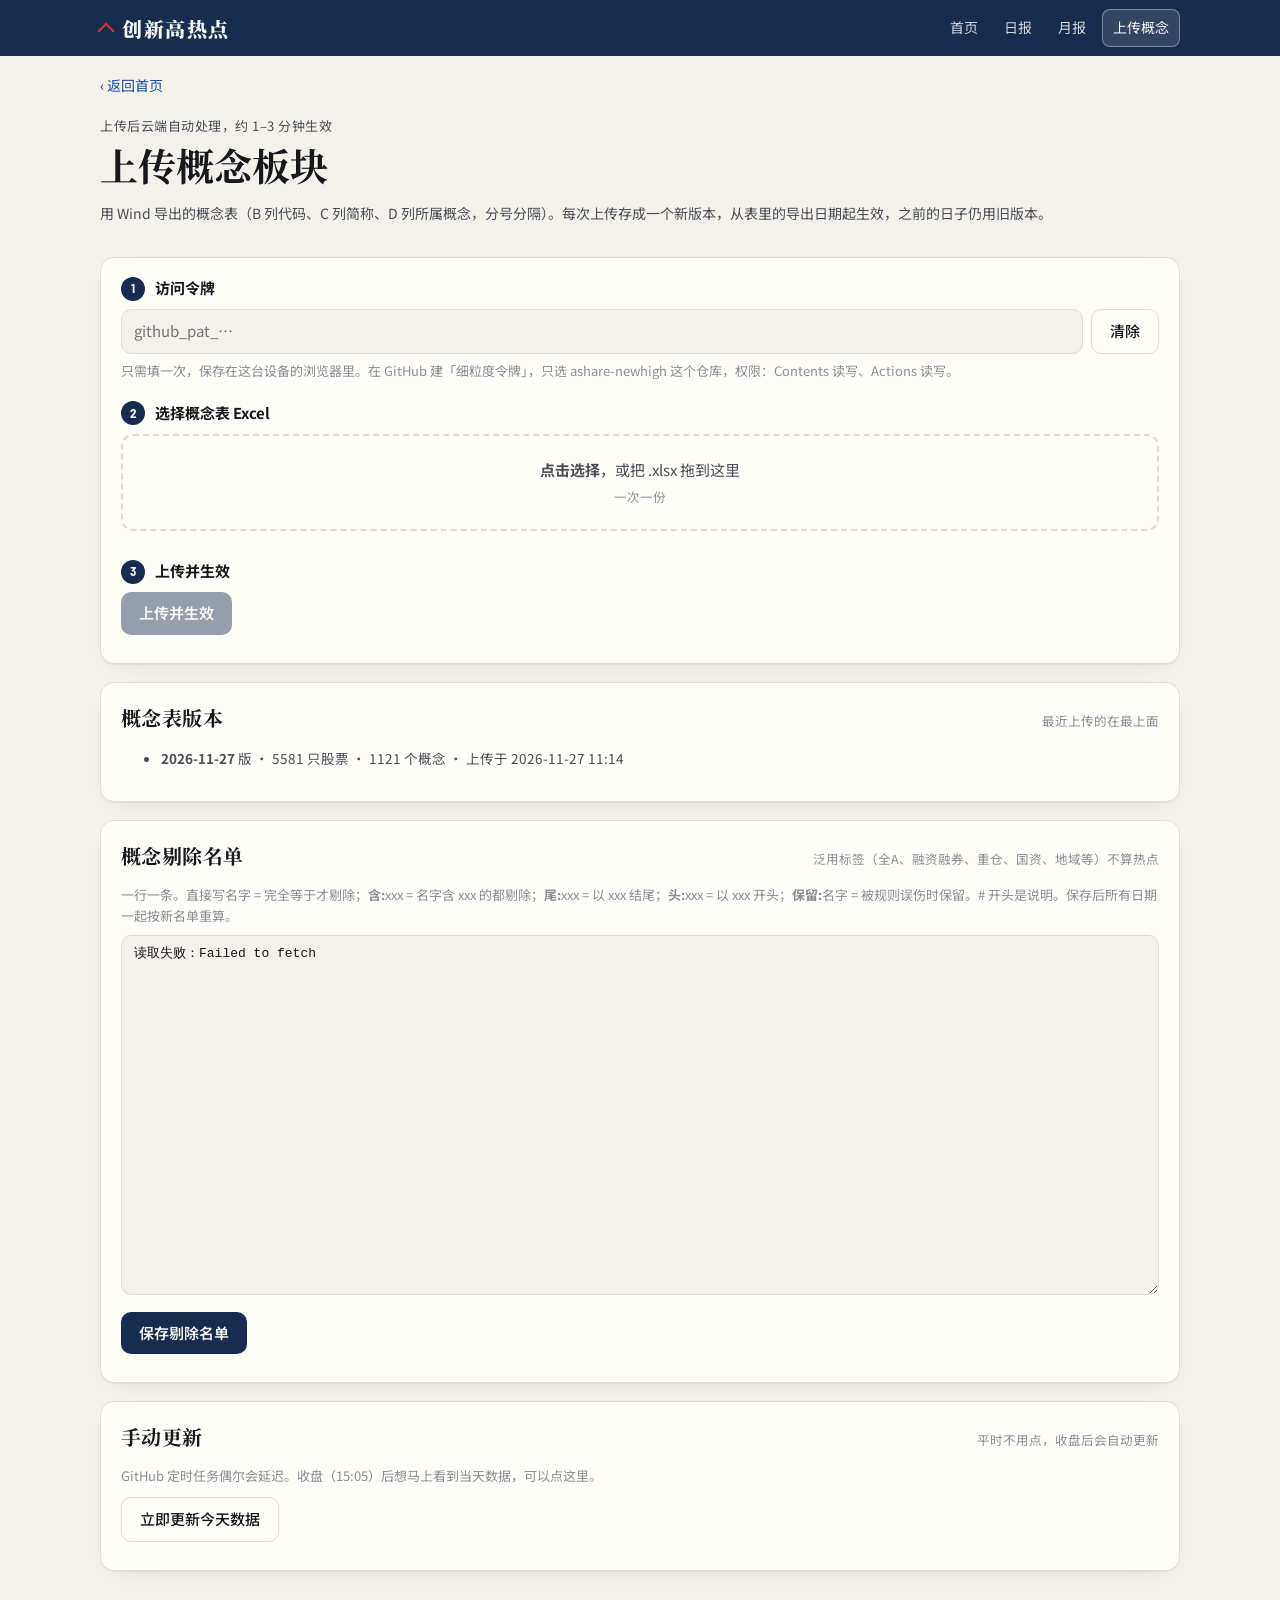
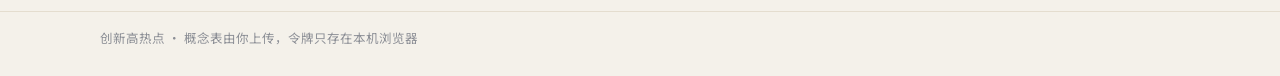
<file: web/upload.html>
<!doctype html>
<html lang="zh-CN">
<head>
<meta charset="utf-8">
<meta name="viewport" content="width=device-width, initial-scale=1, viewport-fit=cover">
<title>上传概念 · 创新高热点</title>
<meta name="description" content="上传每只股票对应的概念板块表、编辑概念剔除名单">
<meta name="theme-color" content="#182c4f">
<link rel="preconnect" href="https://fonts.googleapis.com">
<link rel="preconnect" href="https://fonts.gstatic.com" crossorigin>
<link rel="stylesheet" href="https://fonts.googleapis.com/css2?family=Barlow+Semi+Condensed:wght@500;600;700&family=Noto+Sans+SC:wght@400;500;700&family=Noto+Serif+SC:wght@700;900&display=swap">
<link rel="stylesheet" href="assets/app.css?v=3">
<link rel="icon" href="data:image/svg+xml,%3Csvg xmlns='http://www.w3.org/2000/svg' viewBox='0 0 32 32'%3E%3Crect width='32' height='32' rx='8' fill='%23182c4f'/%3E%3Cpath d='M8 22l6-7 4 4 7-9M19 10h6v6' stroke='%23ff6b5e' stroke-width='3' fill='none' stroke-linecap='round' stroke-linejoin='round'/%3E%3C/svg%3E">
</head>
<body>
<header class="mast"><div class="mast-in">
  <a class="brand" href="index.html"><span class="mark" aria-hidden="true"></span>创新高热点</a>
  <nav class="mast-nav"><a href="index.html#/">首页</a><a href="index.html#/d/">日报</a><a href="index.html#/m/">月报</a><a class="cta on" href="upload.html">上传概念</a></nav>
</div></header>
<main class="wrap">
<a class="back" href="index.html">返回首页</a>
<section class="chead"><div class="eyebrow">上传后云端自动处理，约 1–3 分钟生效</div><h1>上传概念板块</h1>
<p class="big-sub">用 Wind 导出的概念表（B 列代码、C 列简称、D 列所属概念，分号分隔）。每次上传存成一个新版本，从表里的导出日期起生效，之前的日子仍用旧版本。</p></section>

<section class="card"><ol class="steps">
  <li><div class="st-h"><span class="st-n">1</span>访问令牌</div>
    <div class="tokrow"><input id="tok" type="password" autocomplete="off" placeholder="github_pat_…" aria-label="GitHub 访问令牌"><button class="btn ghost" id="forget" type="button">清除</button></div>
    <p class="hint">只需填一次，保存在这台设备的浏览器里。在 GitHub 建「细粒度令牌」，只选 ashare-newhigh 这个仓库，权限：Contents 读写、Actions 读写。</p></li>
  <li><div class="st-h"><span class="st-n">2</span>选择概念表 Excel</div>
    <div class="drop" id="drop" tabindex="0" role="button" aria-label="选择或拖入 Excel 文件"><input id="file" type="file" accept=".xlsx" hidden>
      <span><b>点击选择</b>，或把 .xlsx 拖到这里</span><small>一次一份</small></div>
    <ul class="files" id="files"></ul></li>
  <li><div class="st-h"><span class="st-n">3</span>上传并生效</div>
    <button class="btn" id="go" type="button" disabled>上传并生效</button>
    <div class="status" id="status" aria-live="polite"></div></li>
</ol></section>

<section class="card"><div class="sec-h"><h2>概念表版本</h2><span class="sec-note">最近上传的在最上面</span></div><ul class="vlog" id="vlog"><li>加载中…</li></ul></section>

<section class="card"><div class="sec-h"><h2>概念剔除名单</h2><span class="sec-note">泛用标签（全A、融资融券、重仓、国资、地域等）不算热点</span></div>
  <p class="hint" style="margin:0 0 8px">一行一条。直接写名字 = 完全等于才剔除；<b>含:</b>xxx = 名字含 xxx 的都剔除；<b>尾:</b>xxx = 以 xxx 结尾；<b>头:</b>xxx = 以 xxx 开头；<b>保留:</b>名字 = 被规则误伤时保留。# 开头是说明。保存后所有日期一起按新名单重算。</p>
  <textarea id="ex" spellcheck="false" aria-label="剔除名单">加载中…</textarea>
  <div class="btnrow"><button class="btn" id="exsave" type="button">保存剔除名单</button><span class="hint" id="excount"></span></div>
  <div class="status" id="exstatus" aria-live="polite"></div></section>

<section class="card"><div class="sec-h"><h2>手动更新</h2><span class="sec-note">平时不用点，收盘后会自动更新</span></div>
  <p class="hint" style="margin:0 0 8px">GitHub 定时任务偶尔会延迟。收盘（15:05）后想马上看到当天数据，可以点这里。</p>
  <div class="btnrow"><button class="btn ghost" id="runnow" type="button">立即更新今天数据</button></div>
  <div class="status" id="runstatus" aria-live="polite"></div></section>
</main>
<footer class="foot"><div class="foot-in"><span>创新高热点 · 概念表由你上传，令牌只存在本机浏览器</span></div></footer>
<script>
(function () {
  const REPO = "wanan99999/ashare-newhigh", API = "https://api.github.com/repos/" + REPO;
  const $ = id => document.getElementById(id); let picked = null, exSha = null;
  const esc = s => String(s).replace(/[&<>"]/g, c => ({ "&": "&amp;", "<": "&lt;", ">": "&gt;", '"': "&quot;" }[c]));
  try { $("tok").value = localStorage.getItem("nh_token") || ""; } catch (e) {}
  $("forget").onclick = () => { try { localStorage.removeItem("nh_token"); } catch (e) {} $("tok").value = ""; };
  const tok = () => { const t = $("tok").value.trim(); if (t) { try { localStorage.setItem("nh_token", t); } catch (e) {} } return t; };
  const b64 = buf => { let s = "", a = new Uint8Array(buf); for (let i = 0; i < a.length; i += 0x8000) s += String.fromCharCode.apply(null, a.subarray(i, i + 0x8000)); return btoa(s); };
  const b64u = str => b64(new TextEncoder().encode(str));
  const unb64 = s => new TextDecoder().decode(Uint8Array.from(atob(s.replace(/\n/g, "")), c => c.charCodeAt(0)));
  async function gh(path, opt = {}) {
    const t = tok(); const h = { Accept: "application/vnd.github+json", ...(opt.headers || {}) }; if (t) h.Authorization = "Bearer " + t;
    const r = await fetch(API + path, { ...opt, headers: h });
    if (!r.ok && r.status !== 404) { let m = ""; try { m = (await r.json()).message; } catch (e) {} throw new Error(r.status + " " + m); }
    return r;
  }
  const say = (el, h, c = "") => { el.className = "status " + c; el.innerHTML = h; };
  async function waitRun(el, t0, okMsg) {
    for (let i = 0; i < 72; i++) {
      await new Promise(r => setTimeout(r, 5000));
      const r = await gh(`/actions/runs?branch=main&per_page=5&created=${encodeURIComponent(">=" + t0)}`); const runs = (await r.json()).workflow_runs || [];
      if (!runs.length) { say(el, "等待云端开始处理……（" + (i + 1) * 5 + " 秒）"); continue; }
      const busy = runs.some(x => x.status !== "completed"), bad = runs.find(x => x.status === "completed" && x.conclusion !== "success" && x.conclusion !== "cancelled");
      if (bad) { say(el, `处理失败：<a href="${bad.html_url}" target="_blank" rel="noopener">查看日志</a>`, "err"); return; }
      if (!busy) { say(el, okMsg, "ok"); loadLog(); return; }
      say(el, "云端正在处理……（" + (i + 1) * 5 + " 秒）");
    }
    say(el, "还在处理，稍后刷新首页看看。");
  }
  // 上传概念表
  const drop = $("drop");
  drop.onclick = () => $("file").click(); drop.onkeydown = e => { if (e.key === "Enter" || e.key === " ") { e.preventDefault(); $("file").click(); } };
  drop.ondragover = e => { e.preventDefault(); drop.classList.add("on"); }; drop.ondragleave = () => drop.classList.remove("on");
  drop.ondrop = e => { e.preventDefault(); drop.classList.remove("on"); pick(e.dataTransfer.files); };
  $("file").onchange = e => pick(e.target.files);
  function pick(fs) {
    picked = [...fs].find(f => /\.xlsx$/i.test(f.name)) || null;
    $("files").innerHTML = picked ? `<li><span>${esc(picked.name)}</span><small>${Math.max(1, Math.round(picked.size / 1024))} KB</small></li>` : '<li class="status err">请选择 .xlsx 文件</li>';
    $("go").disabled = !picked;
  }
  $("go").onclick = async () => {
    const st = $("status"); if (!tok()) { say(st, "请先填写访问令牌", "err"); $("tok").focus(); return; }
    $("go").disabled = true; const t0 = new Date(Date.now() - 60000).toISOString();
    try {
      say(st, "正在上传 " + esc(picked.name) + " ……");
      const stamp = new Date(Date.now() + 8 * 3600e3).toISOString().slice(0, 19).replace(/[-:T]/g, "");
      const path = "/contents/inbox/concepts-" + stamp + ".xlsx";
      await gh(path, { method: "PUT", body: JSON.stringify({ message: "上传概念表 " + picked.name, content: b64(await picked.arrayBuffer()) }) });
      say(st, "上传完成，云端正在解析……");
      await waitRun(st, t0, '已生效！<a href="index.html">回到首页查看</a>（页面可能有约 1 分钟缓存）');
    } catch (e) { say(st, "出错了：" + esc(e.message) + "（检查令牌是否正确、是否有本仓库写权限）", "err"); }
    $("go").disabled = false;
  };
  // 版本记录
  async function loadLog() {
    try {
      const L = await (await fetch("data/concepts/log.json?t=" + Date.now())).json();
      $("vlog").innerHTML = L.slice().reverse().map(x => `<li><b>${x.date}</b> 版 · ${x.n_stocks} 只股票 · ${x.n_concepts} 个概念 · 上传于 ${esc(x.uploaded)}` +
        (x.prev ? `<div class="cl">对比 ${x.prev} 版：新增概念 ${x.n_added} 个${x.n_added ? "（" + esc(x.added.slice(0, 30).join("、")) + (x.n_added > 30 ? "…" : "") + "）" : ""}，删除 ${x.n_removed} 个${x.n_removed ? "（" + esc(x.removed.slice(0, 30).join("、")) + (x.n_removed > 30 ? "…" : "") + "）" : ""}；股票 +${x.stocks_added} / −${x.stocks_removed}</div>` : "") + "</li>").join("") || "<li>还没有上传过</li>";
    } catch (e) { $("vlog").innerHTML = "<li>读取失败</li>"; }
  }
  loadLog();
  // 剔除名单
  function countRules(t) { const n = t.split("\n").filter(l => l.trim() && !l.trim().startsWith("#")).length; $("excount").textContent = n + " 条规则"; }
  async function loadEx() {
    try {
      let txt;
      if (tok()) { const r = await gh("/contents/config/exclude.txt?ref=main"); const j = await r.json(); exSha = j.sha; txt = unb64(j.content); }
      else { txt = await (await fetch("https://raw.githubusercontent.com/" + REPO + "/main/config/exclude.txt?t=" + Date.now())).text(); }
      $("ex").value = txt; countRules(txt);
    } catch (e) { $("ex").value = "读取失败：" + e.message; }
  }
  loadEx();
  $("ex").oninput = () => countRules($("ex").value);
  $("exsave").onclick = async () => {
    const st = $("exstatus"); if (!tok()) { say(st, "请先在上面填写访问令牌", "err"); return; }
    $("exsave").disabled = true; const t0 = new Date(Date.now() - 60000).toISOString();
    try {
      if (!exSha) { const r = await gh("/contents/config/exclude.txt?ref=main"); exSha = (await r.json()).sha; }
      const r = await gh("/contents/config/exclude.txt", { method: "PUT", body: JSON.stringify({ message: "修改概念剔除名单", content: b64u($("ex").value.replace(/\r/g, "")), sha: exSha }) });
      exSha = (await r.json()).content.sha;
      say(st, "已保存，云端正在按新名单重算……");
      await waitRun(st, t0, '已生效！<a href="index.html">回到首页查看</a>');
    } catch (e) { say(st, "保存失败：" + esc(e.message), "err"); }
    $("exsave").disabled = false;
  };
  // 手动更新
  $("runnow").onclick = async () => {
    const st = $("runstatus"); if (!tok()) { say(st, "请先在上面填写访问令牌", "err"); return; }
    $("runnow").disabled = true; const t0 = new Date(Date.now() - 60000).toISOString();
    try {
      await gh("/actions/workflows/update.yml/dispatches", { method: "POST", body: JSON.stringify({ ref: "main" }) });
      say(st, "已发出更新请求……");
      await waitRun(st, t0, '更新完成！<a href="index.html">回到首页查看</a>（还没收盘或今天不是交易日时不会有新数据）');
    } catch (e) { say(st, "出错了：" + esc(e.message) + "（令牌需要 Actions 读写权限）", "err"); }
    $("runnow").disabled = false;
  };
})();
</script>
</body>
</html>
</file>
<file: web/assets/app.css>
/* 创新高热点 · 与收盘复盘同一套配色（暖纸色底、深海军蓝顶栏、红涨绿跌） */
:root {
  --bg: #f4f1ea; --paper: #fffdf8; --ink: #16181d; --ink-2: #4a4e57; --ink-3: #8b8e95; --rule: #e4ddcf; --rule-2: #efe9dd;
  --navy: #182c4f; --navy-ink: #f5f3ee; --accent: #1f4f9a; --hl: #fff3cf;
  --up: #d1352f; --dn: #0d9152; --flat: #a9acb3; --up-bg: rgba(209,53,47,.09); --dn-bg: rgba(13,145,82,.10); --bar: #8ea7cf; --bar-2: #c9d5ea;
  --serif: "Noto Serif SC", "Songti SC", "SimSun", serif;
  --sans: "Noto Sans SC", "PingFang SC", "Microsoft YaHei", system-ui, sans-serif;
  --numf: "Barlow Semi Condensed", "Noto Sans SC", system-ui, sans-serif;
  --r: 14px; --shadow: 0 1px 0 rgba(22,24,29,.04), 0 8px 24px -16px rgba(22,24,29,.18);
}
@media (prefers-color-scheme: dark) { :root:not([data-theme="light"]) {
  --bg: #0f1216; --paper: #161a20; --ink: #eceae4; --ink-2: #b7b9bf; --ink-3: #868a93; --rule: #2a2f37; --rule-2: #20252c;
  --navy: #0b1526; --navy-ink: #eceae4; --accent: #86aef0; --hl: #3a3318; --up: #ff5f58; --dn: #2fc27f; --flat: #5b6069;
  --up-bg: rgba(255,95,88,.12); --dn-bg: rgba(47,194,127,.12); --bar: #5f80b5; --bar-2: #2d3a52; --shadow: none; color-scheme: dark } }
:root[data-theme="dark"] {
  --bg: #0f1216; --paper: #161a20; --ink: #eceae4; --ink-2: #b7b9bf; --ink-3: #868a93; --rule: #2a2f37; --rule-2: #20252c;
  --navy: #0b1526; --navy-ink: #eceae4; --accent: #86aef0; --hl: #3a3318; --up: #ff5f58; --dn: #2fc27f; --flat: #5b6069;
  --up-bg: rgba(255,95,88,.12); --dn-bg: rgba(47,194,127,.12); --bar: #5f80b5; --bar-2: #2d3a52; --shadow: none; color-scheme: dark }
* { box-sizing: border-box }
html { -webkit-text-size-adjust: 100% }
body { margin: 0; background: var(--bg); color: var(--ink); font-family: var(--sans); font-size: 15px; line-height: 1.65; -webkit-font-smoothing: antialiased }
a { color: var(--accent); text-decoration: none } a:hover { text-decoration: underline; text-underline-offset: 3px }
button { font: inherit; color: inherit }
.num { font-family: var(--numf); font-variant-numeric: tabular-nums; letter-spacing: .01em }
.up { color: var(--up) } .dn { color: var(--dn) } .flat { color: var(--ink-3) }
:focus-visible { outline: 2px solid var(--accent); outline-offset: 2px; border-radius: 4px }

/* 顶栏 */
.mast { background: var(--navy); color: var(--navy-ink); position: sticky; top: 0; z-index: 20 }
.mast-in { max-width: 1120px; margin: 0 auto; padding: 0 20px; height: 56px; display: flex; align-items: center; justify-content: space-between; gap: 12px }
.brand { color: var(--navy-ink); font-family: var(--serif); font-weight: 900; font-size: 20px; letter-spacing: .08em; display: inline-flex; align-items: center; gap: 10px; white-space: nowrap }
.brand:hover { text-decoration: none }
.mark { width: 12px; height: 12px; position: relative } .mark::before { content: ""; position: absolute; inset: 0; border-left: 2px solid var(--up); border-top: 2px solid var(--up); transform: translateY(3px) rotate(45deg) }
.mast-nav { display: flex; gap: 6px; align-items: center }
.mast-nav a { color: var(--navy-ink); opacity: .85; font-size: 14px; padding: 6px 10px; border-radius: 8px; white-space: nowrap }
.mast-nav a:hover { opacity: 1; background: rgba(255,255,255,.08); text-decoration: none }
.mast-nav a.cta { opacity: 1; border: 1px solid rgba(255,255,255,.35) }
.mast-nav a.on { opacity: 1; background: rgba(255,255,255,.12) }

.wrap { max-width: 1120px; margin: 0 auto; padding: 18px 20px 40px; display: grid; gap: 18px; grid-template-columns: minmax(0, 1fr) }

/* 日期条 */
.dnav { display: flex; align-items: center; gap: 6px }
.dnav button, .seg button, .mnav button, .chip { border: 1px solid var(--rule); background: var(--paper); border-radius: 999px; padding: 5px 12px; cursor: pointer; font-size: 14px; line-height: 1.4 }
.dnav button:disabled, .mnav button:disabled { opacity: .35; cursor: default }
.dnav select { border: 1px solid var(--rule); background: var(--paper); color: var(--ink); border-radius: 10px; padding: 5px 8px; font-family: var(--numf); font-size: 15px }
.seg { display: inline-flex; background: var(--rule-2); border-radius: 999px; padding: 3px; gap: 2px }
.seg button { border: 0; background: transparent; padding: 4px 14px }
.seg button.on { background: var(--navy); color: var(--navy-ink) }

/* 概况 */
.lead { display: grid; grid-template-columns: minmax(0, 1fr) minmax(0, 1.1fr); gap: 22px; align-items: end; padding: 6px 0 18px; border-bottom: 2px solid var(--ink) }
.eyebrow { font-size: 13px; color: var(--ink-2); letter-spacing: .04em; display: flex; align-items: center; gap: 8px; flex-wrap: wrap }
.badge { font-size: 12px; border-radius: 999px; padding: 1px 9px; background: var(--rule-2); color: var(--ink-2) }
.badge.gen { background: var(--hl); color: var(--ink-2) }
.big { display: flex; align-items: baseline; gap: 8px; margin: 6px 0 2px }
.big .num { font-size: 64px; font-weight: 700; line-height: 1 } .big .u { font-size: 16px; color: var(--ink-2) }
.big-sub { color: var(--ink-2); font-size: 14px }
.kv { display: grid; grid-template-columns: repeat(4, minmax(0, 1fr)); gap: 8px }
.kv div { background: var(--paper); border: 1px solid var(--rule); border-radius: 12px; padding: 8px 12px }
.kv b { display: block; font-family: var(--numf); font-size: 22px; line-height: 1.2 } .kv > div > span { font-size: 12.5px; color: var(--ink-3) }
.spark { margin-top: 10px } .spark-h { font-size: 12.5px; color: var(--ink-3); display: flex; justify-content: space-between }
.spark svg { width: 100%; height: 56px; display: block }

/* 卡片与小节 */
.card { background: var(--paper); border: 1px solid var(--rule); border-radius: var(--r); padding: 18px 20px; box-shadow: var(--shadow); min-width: 0 }
.sec-h { display: flex; align-items: baseline; justify-content: space-between; gap: 12px; margin-bottom: 12px; flex-wrap: wrap }
.sec-h h2 { font-family: var(--serif); font-size: 20px; font-weight: 700; margin: 0; letter-spacing: .02em }
.sec-note { font-size: 12.5px; color: var(--ink-3) }
.grid2 { display: grid; grid-template-columns: minmax(0, 1.25fr) minmax(0, 1fr); gap: 18px }

/* 新高前 5 */
.top5 { display: grid; grid-template-columns: repeat(5, minmax(0, 1fr)); gap: 10px }
.tc { color: var(--ink); border: 1px solid var(--rule); border-radius: 12px; padding: 12px 12px 10px; background: var(--bg); cursor: pointer; text-align: left; display: grid; gap: 4px; min-width: 0; position: relative }
.tc:hover { border-color: var(--accent); text-decoration: none }
.tc .rk { font-family: var(--numf); font-size: 13px; color: var(--ink-3) }
.tc .nm { font-weight: 700; font-size: 16px; line-height: 1.3; overflow-wrap: anywhere }
.tc .n { font-family: var(--numf); font-size: 30px; font-weight: 700; line-height: 1.05 } .tc .n small { font-size: 13px; color: var(--ink-3); font-weight: 500 }
.tc .w { font-family: var(--numf); font-size: 15px; font-weight: 600 }
.tc .stk { font-size: 12.5px; color: var(--ink-2); line-height: 1.45; overflow: hidden; display: -webkit-box; -webkit-line-clamp: 2; -webkit-box-orient: vertical }
.tag { font-size: 11.5px; border-radius: 999px; padding: 0 8px; background: var(--rule-2); color: var(--ink-2); justify-self: start }
.tag.new { background: var(--up-bg); color: var(--up) }

/* 列表行（涨幅榜、热度榜、月榜） */
.rows { display: grid; gap: 2px }
.row { color: var(--ink); display: grid; grid-template-columns: 26px minmax(0, 1fr) auto; gap: 10px; align-items: center; padding: 8px 6px; border-radius: 10px; cursor: pointer; border: 0; background: none; text-align: left; width: 100% }
.row:hover { background: var(--rule-2); text-decoration: none }
.row .rk { font-family: var(--numf); color: var(--ink-3); text-align: center }
.row .nm { font-weight: 600; overflow-wrap: anywhere } .row .sub { font-size: 12.5px; color: var(--ink-3); font-weight: 400 }
.row .v { font-family: var(--numf); font-size: 17px; font-weight: 600; text-align: right; white-space: nowrap }
.bar { height: 5px; border-radius: 3px; background: var(--rule-2); margin-top: 4px; overflow: hidden } .bar i { display: block; height: 100%; background: var(--up) } .bar i.d { background: var(--dn) }

/* 月度 */
.mhead { display: flex; align-items: center; justify-content: space-between; gap: 10px; flex-wrap: wrap }
.mnav { display: flex; gap: 6px; align-items: center } .mnav b { font-family: var(--serif); font-size: 20px; min-width: 7.5em; text-align: center }
.mkv { display: grid; grid-template-columns: repeat(5, minmax(0, 1fr)); gap: 8px; margin: 12px 0 }
.mkv div { border: 1px solid var(--rule); border-radius: 12px; padding: 8px 12px; background: var(--bg) }
.mkv b { display: block; font-family: var(--numf); font-size: 22px; line-height: 1.2 } .mkv span { font-size: 12.5px; color: var(--ink-3) }
.mchart svg { width: 100%; height: 150px; display: block } .mchart .b { cursor: pointer } .mchart .b:hover { opacity: .75 }

/* 表格 */
.tools { display: flex; gap: 8px; flex-wrap: wrap; align-items: center; margin-bottom: 10px }
.tools input { border: 1px solid var(--rule); background: var(--bg); color: var(--ink); border-radius: 999px; padding: 5px 12px; font-size: 14px; min-width: 0; width: 180px }
.chip.on { background: var(--navy); color: var(--navy-ink); border-color: var(--navy) }
.tbl-wrap { overflow-x: auto; -webkit-overflow-scrolling: touch }
table { width: 100%; border-collapse: collapse; font-size: 14px }
th { text-align: right; font-weight: 500; color: var(--ink-3); font-size: 12.5px; padding: 6px 8px; border-bottom: 1px solid var(--rule); white-space: nowrap; cursor: pointer; user-select: none }
th:first-child, td:first-child { text-align: left } th.nosort { cursor: default }
th.on::after { content: " ↓" } th.on.asc::after { content: " ↑" }
td { padding: 7px 8px; border-bottom: 1px solid var(--rule-2); text-align: right; white-space: nowrap; font-family: var(--numf); font-size: 15px }
td.s { font-family: var(--sans); font-size: 14px } td .code { color: var(--ink-3); font-size: 12px; font-family: var(--numf); margin-left: 6px }
td.cps { text-align: left; white-space: normal; font-family: var(--sans); font-size: 12.5px; color: var(--ink-2); min-width: 160px }
td.cps a { color: var(--ink-2) } td.cps a.hot { color: var(--up); font-weight: 600 }
tr.nh td:first-child { box-shadow: inset 3px 0 0 var(--up) }
.more { margin-top: 10px; text-align: center } .more button { border: 1px solid var(--rule); background: var(--bg); border-radius: 999px; padding: 5px 16px; cursor: pointer }
.empty { color: var(--ink-3); padding: 18px 0; text-align: center }

/* 概念详情 */
.back { font-size: 14px } .back::before { content: "‹ " }
.chead h1 { font-family: var(--serif); font-size: clamp(26px, 4vw, 38px); margin: 4px 0 2px; line-height: 1.25 }
.ckv { display: grid; grid-template-columns: repeat(5, minmax(0, 1fr)); gap: 8px; margin-top: 12px }
.ckv div { background: var(--paper); border: 1px solid var(--rule); border-radius: 12px; padding: 8px 12px }
.ckv b { display: block; font-family: var(--numf); font-size: 24px; line-height: 1.2 } .ckv span { font-size: 12.5px; color: var(--ink-3) }
.tchart svg { width: 100%; height: 190px; display: block }
.legend { display: flex; gap: 14px; font-size: 12.5px; color: var(--ink-2); flex-wrap: wrap } .legend i { display: inline-block; width: 10px; height: 10px; border-radius: 2px; margin-right: 5px; vertical-align: -1px }

/* ---------- 导航条 / 面包屑 ---------- */
.crumb { display: flex; gap: 8px; align-items: center; font-size: 13.5px; color: var(--ink-3); flex-wrap: wrap }
.crumb b { color: var(--ink-2); font-weight: 500 }
.toolbar { display: flex; flex-wrap: wrap; align-items: center; gap: 10px; justify-content: space-between }
.more-l { font-size: 13.5px; white-space: nowrap }
.axis { display: flex; justify-content: space-between; font-size: 12.5px; color: var(--ink-3); margin-top: 4px; gap: 8px }
.trend svg { width: 100%; height: 140px; display: block } .trend .b { cursor: pointer } .trend .b:hover { opacity: .75 }

/* ---------- 首页 ---------- */
.hero { display: grid; grid-template-columns: minmax(0, 1.5fr) minmax(0, 1fr); gap: 28px; align-items: end; padding: 10px 0 22px; border-bottom: 2px solid var(--ink) }
.eyebrow .dot { width: 7px; height: 7px; border-radius: 50%; background: var(--up); box-shadow: 0 0 0 4px var(--up-bg) }
.hero h1 { font-family: var(--serif); font-weight: 900; font-size: clamp(28px, 4.6vw, 46px); line-height: 1.2; margin: 10px 0 12px; letter-spacing: .01em; text-wrap: balance }
.dek { margin: 0; font-size: 16.5px; color: var(--ink-2); max-width: 40em } .dek b { color: var(--ink) }
.hero-act { display: flex; gap: 12px; align-items: center; flex-wrap: wrap; margin-top: 16px }
.hero-act .btn:hover { text-decoration: none; opacity: .92 }
.bignum { display: grid; text-align: right; line-height: 1.1 }
.bignum .k { font-size: 13px; color: var(--ink-3); letter-spacing: .06em }
.bignum .num { font-size: 84px; font-weight: 700; line-height: 1; color: var(--up) }
.bignum .s { font-size: 13px; color: var(--ink-2); margin-top: 4px }
.hero-kv { display: grid; grid-template-columns: repeat(4, minmax(0, 1fr)); margin-top: 16px; border-top: 1px solid var(--rule) }
.hero-kv div { padding: 8px 0 0; text-align: right } .hero-kv b { display: block; font-size: 20px; line-height: 1.2 } .hero-kv > div > span { font-size: 12px; color: var(--ink-3) }
.grid3 { display: grid; grid-template-columns: repeat(3, minmax(0, 1fr)); gap: 18px }
.mini { list-style: none; margin: 0; padding: 0; display: grid; gap: 2px }
.mini a { display: grid; grid-template-columns: 22px minmax(0, 1fr) auto 64px; gap: 8px; align-items: center; padding: 7px 4px; border-radius: 8px; color: var(--ink) }
.mini a:hover { background: var(--rule-2); text-decoration: none }
.mini .rk { font-family: var(--numf); color: var(--ink-3); text-align: center }
.mini .nm { font-weight: 600; display: flex; gap: 6px; align-items: center; flex-wrap: wrap; min-width: 0; overflow-wrap: anywhere }
.mini .nm .sub { font-weight: 400; font-size: 12px; color: var(--ink-3) }
.mini .v { font-size: 13px; color: var(--ink-2); white-space: nowrap } .mini .v b { font-size: 17px; color: var(--ink) }
.mini .w { text-align: right; font-size: 15px; font-weight: 600; white-space: nowrap }
.kpis { display: grid; grid-template-columns: repeat(5, minmax(0, 1fr)); gap: 8px }
.kpis div { border: 1px solid var(--rule); border-radius: 12px; padding: 8px 12px; background: var(--bg) }
.kpis b { display: block; font-size: 22px; line-height: 1.2 } .kpis span { font-size: 12.5px; color: var(--ink-3) }
.mh3 { display: grid; grid-template-columns: repeat(3, minmax(0, 1fr)); gap: 10px; margin-top: 12px }
.mh { border: 1px solid var(--rule); border-radius: 12px; padding: 10px 14px; display: grid; gap: 2px; color: var(--ink); background: var(--paper) }
.mh:hover { border-color: var(--accent); text-decoration: none }
.mh .rk { font-size: 12px; color: var(--ink-3) } .mh b { font-size: 18px; font-family: var(--serif) } .mh > span:last-child { font-size: 12.5px; color: var(--ink-2) }
.mtabs { display: flex; gap: 6px; overflow-x: auto; padding-bottom: 6px; margin-bottom: 10px; scrollbar-width: thin }
.mtabs button { border: 1px solid var(--rule); background: var(--paper); border-radius: 999px; padding: 4px 12px; cursor: pointer; white-space: nowrap; font-size: 13.5px }
.mtabs button.on { background: var(--navy); color: var(--navy-ink); border-color: var(--navy) }
.cal { display: grid; grid-template-columns: repeat(5, minmax(0, 1fr)); gap: 6px }
.cal .ch { font-size: 12px; color: var(--ink-3); text-align: center }
.cc { border: 1px solid var(--rule); border-radius: 10px; padding: 6px 8px 7px; text-align: left; display: grid; min-width: 0; cursor: pointer;
  background: color-mix(in srgb, var(--up) calc(var(--a, 0) * 100%), var(--paper)); color: var(--ink) }
.cc:hover { border-color: var(--accent) } .cc.cur { outline: 2px solid var(--accent); outline-offset: 1px }
.cc.x { background: transparent; border-style: dashed; cursor: default; color: var(--ink-3) } .cc.x:empty { border: 0 }
.cc .cd { font-size: 12px; color: var(--ink-2) } .cc b { font-size: 22px; line-height: 1.15 }
.cc small { font-size: 11.5px; color: var(--ink-2); white-space: nowrap; overflow: hidden; text-overflow: ellipsis }
.mlead { grid-template-columns: minmax(0, 1fr) minmax(0, 1.3fr) } .mt { font-family: var(--serif); font-size: clamp(30px, 4.6vw, 44px); margin: 6px 0 8px; line-height: 1.2 }
@media (max-width: 900px) {
  .hero, .mlead { grid-template-columns: minmax(0, 1fr) } .bignum { text-align: left } .hero-kv div { text-align: left }
  .grid3 { grid-template-columns: minmax(0, 1fr) } .kpis { grid-template-columns: repeat(3, minmax(0, 1fr)) }
}
@media (max-width: 560px) {
  .bignum .num { font-size: 68px } .hero-kv { grid-template-columns: repeat(2, minmax(0, 1fr)); gap: 4px 0 }
  .kpis { grid-template-columns: repeat(2, minmax(0, 1fr)) } .mh3 { grid-template-columns: minmax(0, 1fr) }
  .cal { gap: 4px } .cc { padding: 4px 5px 5px; border-radius: 8px } .cc b { font-size: 17px } .cc small { font-size: 10.5px }
  .mini a { grid-template-columns: 20px minmax(0, 1fr) auto 58px; gap: 6px }
}

/* 上传页 */
.steps { list-style: none; margin: 0; padding: 0; display: grid; gap: 20px }
.st-h { font-weight: 700; display: flex; align-items: center; gap: 10px; margin-bottom: 8px }
.st-n { width: 24px; height: 24px; border-radius: 50%; background: var(--navy); color: var(--navy-ink); display: grid; place-items: center; font-size: 13px; font-family: var(--numf) }
.tokrow { display: flex; gap: 8px } .tokrow input { flex: 1; min-width: 0 }
input[type=password], input[type=text], textarea { border: 1px solid var(--rule); background: var(--bg); color: var(--ink); border-radius: 10px; padding: 8px 12px; font: inherit }
textarea { width: 100%; min-height: 360px; font-family: ui-monospace, Consolas, monospace; font-size: 13px; line-height: 1.55 }
.hint { font-size: 13px; color: var(--ink-3); margin: 6px 0 0 }
.drop { border: 2px dashed var(--rule); border-radius: 12px; padding: 22px; display: grid; gap: 4px; justify-items: center; text-align: center; cursor: pointer; color: var(--ink-2) }
.drop.on { border-color: var(--accent); background: var(--rule-2) } .drop small { color: var(--ink-3) }
.btn { border: 0; background: var(--navy); color: var(--navy-ink); border-radius: 10px; padding: 9px 18px; cursor: pointer; font-weight: 600 }
.btn:disabled { opacity: .45; cursor: default } .btn.ghost { background: transparent; color: var(--ink); border: 1px solid var(--rule); font-weight: 500 }
.status { margin-top: 10px; font-size: 14px } .status.err { color: var(--up) } .status.ok { color: var(--dn) }
.files { list-style: none; padding: 0; margin: 8px 0 0; font-size: 14px } .files li { display: flex; justify-content: space-between; gap: 10px }
.vlog { font-size: 13.5px; color: var(--ink-2) } .vlog li { margin-bottom: 6px } .vlog .cl { color: var(--ink-3); font-size: 12.5px; overflow-wrap: anywhere }
.btnrow { display: flex; gap: 8px; flex-wrap: wrap; align-items: center; margin-top: 10px }

.foot { border-top: 1px solid var(--rule); color: var(--ink-3); font-size: 12.5px }
.foot-in { max-width: 1120px; margin: 0 auto; padding: 16px 20px 28px; display: grid; gap: 4px }
.totop { position: fixed; right: 16px; bottom: 18px; border: 1px solid var(--rule); background: var(--paper); color: var(--ink-2); border-radius: 999px; padding: 6px 12px; font-size: 13px; cursor: pointer; opacity: 0; pointer-events: none; transition: opacity .2s; box-shadow: var(--shadow) }
.totop.on { opacity: 1; pointer-events: auto }
.loading { color: var(--ink-3); padding: 40px 0; text-align: center }

@media (max-width: 900px) {
  .top5 { grid-template-columns: repeat(2, minmax(0, 1fr)) } .top5 .tc:first-child { grid-column: 1 / -1 }
  .grid2 { grid-template-columns: minmax(0, 1fr) }
  .lead { grid-template-columns: minmax(0, 1fr) }
  .mkv, .ckv { grid-template-columns: repeat(3, minmax(0, 1fr)) }
}
@media (max-width: 560px) {
  .mast-in { padding: 0 16px } .wrap { padding: 14px 16px 32px } .foot-in { padding: 14px 16px 24px }
  .brand { font-size: 18px } .mast-nav a { padding: 6px 8px; font-size: 13px }
  .kv { grid-template-columns: repeat(2, minmax(0, 1fr)) }
  .mkv, .ckv { grid-template-columns: repeat(2, minmax(0, 1fr)) }
  .big .num { font-size: 54px } .card { padding: 16px 14px }
  .datebar { gap: 8px }
  .tools input { width: 100% }
}
@media (prefers-reduced-motion: reduce) { * { transition: none !important } }
</file>
